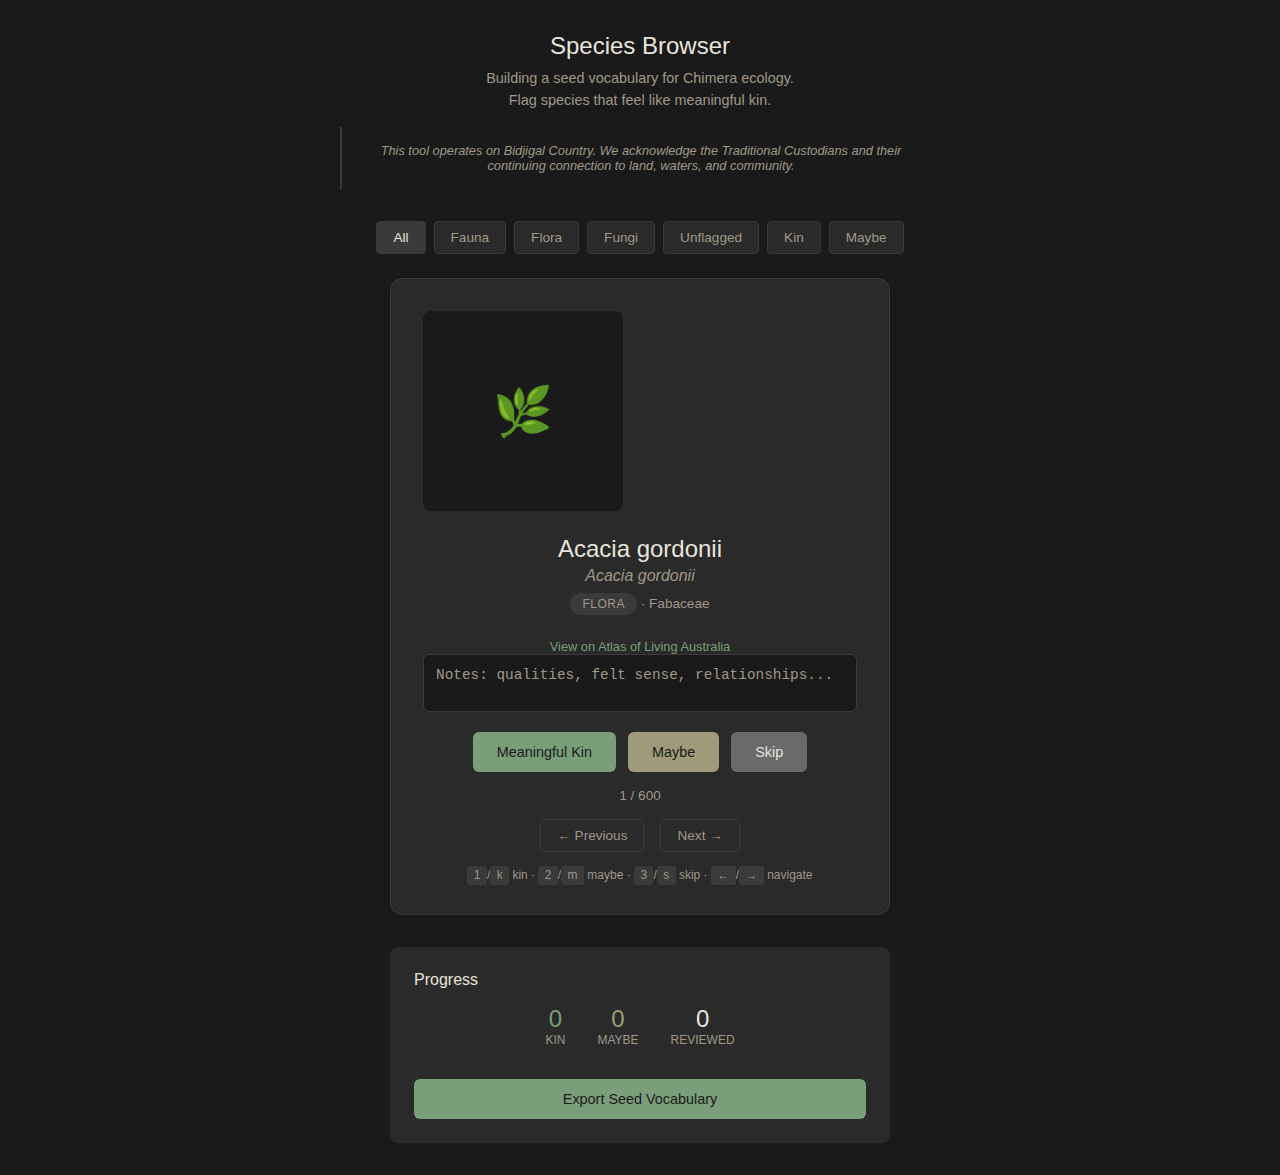
<file: tools/species-browser/index.html>
<!DOCTYPE html>
<html lang="en">
<head>
    <meta charset="UTF-8">
    <meta name="viewport" content="width=device-width, initial-scale=1.0">
    <title>Species Browser — Chimera Seed Vocabulary</title>
    <style>
        :root {
            --bg-dark: #1a1a1a;
            --bg-card: #2a2a2a;
            --text-primary: #e8e4dc;
            --text-secondary: #a09888;
            --accent-kin: #7a9e7a;
            --accent-maybe: #9e9a7a;
            --accent-skip: #6a6a6a;
            --border: #3a3a3a;
        }

        * {
            box-sizing: border-box;
            margin: 0;
            padding: 0;
        }

        body {
            font-family: -apple-system, BlinkMacSystemFont, "Segoe UI", Roboto, sans-serif;
            background: var(--bg-dark);
            color: var(--text-primary);
            min-height: 100vh;
            display: flex;
            flex-direction: column;
            align-items: center;
            padding: 2rem;
        }

        header {
            text-align: center;
            margin-bottom: 2rem;
            max-width: 600px;
        }

        header h1 {
            font-size: 1.5rem;
            font-weight: 400;
            margin-bottom: 0.5rem;
        }

        header p {
            color: var(--text-secondary);
            font-size: 0.9rem;
            line-height: 1.5;
        }

        .acknowledgment {
            font-style: italic;
            font-size: 0.8rem;
            color: var(--text-secondary);
            margin-top: 1rem;
            padding: 1rem;
            border-left: 2px solid var(--border);
        }

        .filters {
            display: flex;
            gap: 0.5rem;
            margin-bottom: 1.5rem;
            flex-wrap: wrap;
            justify-content: center;
        }

        .filter-btn {
            padding: 0.5rem 1rem;
            background: var(--bg-card);
            border: 1px solid var(--border);
            color: var(--text-secondary);
            border-radius: 4px;
            cursor: pointer;
            font-size: 0.85rem;
            transition: all 0.2s;
        }

        .filter-btn:hover {
            border-color: var(--text-secondary);
        }

        .filter-btn.active {
            background: var(--border);
            color: var(--text-primary);
        }

        .species-card {
            background: var(--bg-card);
            border-radius: 12px;
            padding: 2rem;
            max-width: 500px;
            width: 100%;
            text-align: center;
            border: 1px solid var(--border);
        }

        .species-image {
            width: 200px;
            height: 200px;
            object-fit: cover;
            border-radius: 8px;
            background: var(--bg-dark);
            margin-bottom: 1.5rem;
        }

        .species-image.placeholder {
            display: flex;
            align-items: center;
            justify-content: center;
            color: var(--text-secondary);
            font-size: 3rem;
        }

        .common-name {
            font-size: 1.5rem;
            font-weight: 500;
            margin-bottom: 0.25rem;
        }

        .scientific-name {
            font-style: italic;
            color: var(--text-secondary);
            margin-bottom: 0.5rem;
        }

        .taxon-info {
            font-size: 0.85rem;
            color: var(--text-secondary);
            margin-bottom: 1.5rem;
        }

        .taxon-badge {
            display: inline-block;
            padding: 0.25rem 0.75rem;
            background: var(--border);
            border-radius: 12px;
            font-size: 0.75rem;
            text-transform: uppercase;
            letter-spacing: 0.5px;
        }

        .notes-input {
            width: 100%;
            padding: 0.75rem;
            background: var(--bg-dark);
            border: 1px solid var(--border);
            border-radius: 6px;
            color: var(--text-primary);
            font-size: 0.9rem;
            margin-bottom: 1rem;
            resize: none;
        }

        .notes-input::placeholder {
            color: var(--text-secondary);
        }

        .button-row {
            display: flex;
            gap: 0.75rem;
            justify-content: center;
            margin-bottom: 1rem;
        }

        .action-btn {
            padding: 0.75rem 1.5rem;
            border: none;
            border-radius: 6px;
            cursor: pointer;
            font-size: 0.9rem;
            font-weight: 500;
            transition: all 0.2s;
        }

        .btn-kin {
            background: var(--accent-kin);
            color: var(--bg-dark);
        }

        .btn-maybe {
            background: var(--accent-maybe);
            color: var(--bg-dark);
        }

        .btn-skip {
            background: var(--accent-skip);
            color: var(--text-primary);
        }

        .action-btn:hover {
            transform: translateY(-2px);
            box-shadow: 0 4px 12px rgba(0,0,0,0.3);
        }

        .progress {
            color: var(--text-secondary);
            font-size: 0.85rem;
        }

        .nav-row {
            display: flex;
            gap: 1rem;
            margin-top: 1rem;
            justify-content: center;
        }

        .nav-btn {
            padding: 0.5rem 1rem;
            background: transparent;
            border: 1px solid var(--border);
            color: var(--text-secondary);
            border-radius: 4px;
            cursor: pointer;
            font-size: 0.85rem;
        }

        .nav-btn:hover {
            border-color: var(--text-secondary);
        }

        .summary {
            margin-top: 2rem;
            padding: 1.5rem;
            background: var(--bg-card);
            border-radius: 8px;
            max-width: 500px;
            width: 100%;
        }

        .summary h3 {
            font-size: 1rem;
            font-weight: 500;
            margin-bottom: 1rem;
        }

        .summary-stats {
            display: flex;
            gap: 2rem;
            justify-content: center;
            margin-bottom: 1rem;
        }

        .stat {
            text-align: center;
        }

        .stat-value {
            font-size: 1.5rem;
            font-weight: 500;
        }

        .stat-label {
            font-size: 0.75rem;
            color: var(--text-secondary);
            text-transform: uppercase;
        }

        .stat-kin .stat-value { color: var(--accent-kin); }
        .stat-maybe .stat-value { color: var(--accent-maybe); }

        .export-btn {
            width: 100%;
            padding: 0.75rem;
            background: var(--accent-kin);
            color: var(--bg-dark);
            border: none;
            border-radius: 6px;
            cursor: pointer;
            font-size: 0.9rem;
            font-weight: 500;
            margin-top: 1rem;
        }

        .export-btn:hover {
            opacity: 0.9;
        }

        .loading {
            text-align: center;
            padding: 4rem;
            color: var(--text-secondary);
        }

        .keyboard-hint {
            font-size: 0.75rem;
            color: var(--text-secondary);
            margin-top: 1rem;
        }

        .keyboard-hint kbd {
            background: var(--border);
            padding: 0.15rem 0.4rem;
            border-radius: 3px;
            font-family: inherit;
        }

        .ala-link {
            font-size: 0.8rem;
            color: var(--text-secondary);
            margin-top: 0.5rem;
        }

        .ala-link a {
            color: var(--accent-kin);
            text-decoration: none;
        }

        .ala-link a:hover {
            text-decoration: underline;
        }
    </style>
</head>
<body>
    <header>
        <h1>Species Browser</h1>
        <p>Building a seed vocabulary for Chimera ecology.<br>
        Flag species that feel like meaningful kin.</p>
        <div class="acknowledgment" id="acknowledgment"></div>
    </header>

    <div class="filters">
        <button class="filter-btn active" data-filter="all">All</button>
        <button class="filter-btn" data-filter="fauna">Fauna</button>
        <button class="filter-btn" data-filter="flora">Flora</button>
        <button class="filter-btn" data-filter="fungi">Fungi</button>
        <button class="filter-btn" data-filter="unflagged">Unflagged</button>
        <button class="filter-btn" data-filter="kin">Kin</button>
        <button class="filter-btn" data-filter="maybe">Maybe</button>
    </div>

    <div class="species-card" id="species-card">
        <div class="loading">Loading species data...</div>
    </div>

    <div class="summary" id="summary">
        <h3>Progress</h3>
        <div class="summary-stats">
            <div class="stat stat-kin">
                <div class="stat-value" id="kin-count">0</div>
                <div class="stat-label">Kin</div>
            </div>
            <div class="stat stat-maybe">
                <div class="stat-value" id="maybe-count">0</div>
                <div class="stat-label">Maybe</div>
            </div>
            <div class="stat">
                <div class="stat-value" id="reviewed-count">0</div>
                <div class="stat-label">Reviewed</div>
            </div>
        </div>
        <button class="export-btn" onclick="exportFlagged()">Export Seed Vocabulary</button>
    </div>

    <script src="app.js"></script>
</body>
</html>
</file>
